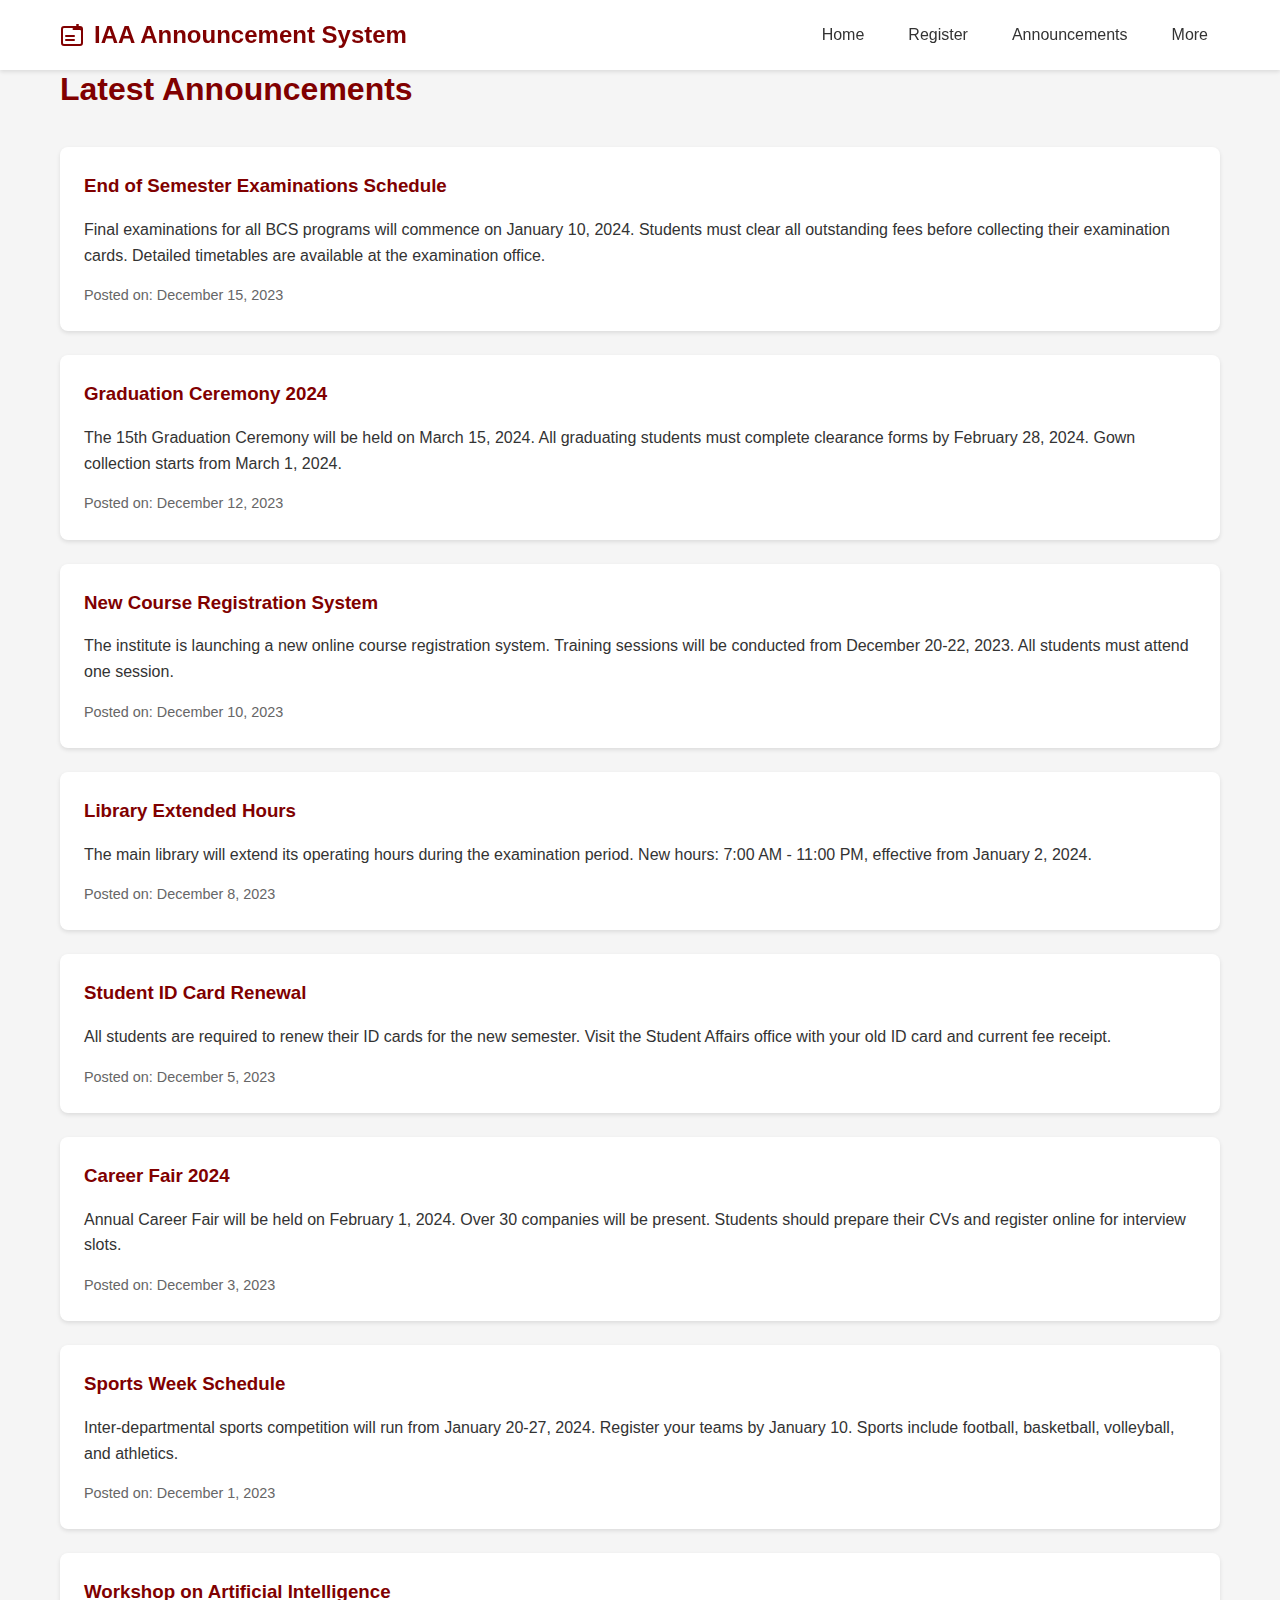
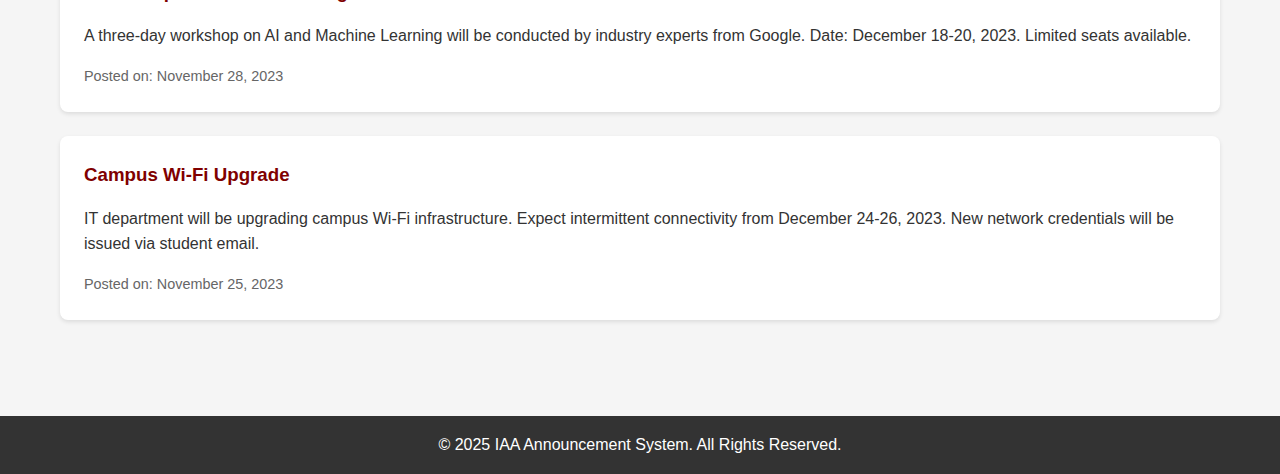
<file: announcements.html>
<!DOCTYPE html>
<html lang="en">
<head>
    <meta charset="UTF-8">
    <meta name="viewport" content="width=device-width, initial-scale=1.0">
    <title>IAA Announcement System</title>
    <link rel="stylesheet" href="style.css">
</head>
<body>
    <!-- Navigation Bar -->
    <nav class="navbar">
        <div class="container">
            <div class="logo">
                <svg xmlns="http://www.w3.org/2000/svg" width="24" height="24" viewBox="0 0 24 24" fill="none" stroke="currentColor" stroke-width="2" stroke-linecap="round" stroke-linejoin="round" class="logo-icon">
                    <path d="M22 9.5V8a2 2 0 0 0-2-2h-6.5"></path>
                    <path d="M6 17h8"></path>
                    <path d="M6 13h8"></path>
                    <path d="M18 2h-1"></path>
                    <path d="M2 6v14c0 1 1 2 2 2h16c1 0 2-1 2-2V6c0-1-1-2-2-2H4c-1 0-2 1-2 2Z"></path>
                </svg>
                <a href="#">IAA Announcement System</a>
            </div>
            <div class="menu-toggle">
                <div class="bar"></div>
                <div class="bar"></div>
                <div class="bar"></div>
            </div>
            <ul class="nav-links">
                <li><a href="index.html">Home</a></li>
                <li><a href="registration.html">Register</a></li>
                <li><a href="announcements.html">Announcements</a></li>
                <li class="dropdown">
                    <a href="#" class="dropbtn">More</a>
                    <div class="dropdown-content">
                        <a href="#about">About Us</a>
                        <a href="#info">Information</a>
                        <a href="#contact">Contact Us</a>
                    </div>
                </li>
            </ul>
        </div>
    </nav>
<body>
    <section id="announcements" class="section">
        <div class="container">
            <h2>Latest Announcements</h2>
            <div class="announcement-list">
                <div class="announcement">
                    <h3>End of Semester Examinations Schedule</h3>
                    <p>Final examinations for all BCS programs will commence on January 10, 2024. Students must clear all outstanding fees before collecting their examination cards. Detailed timetables are available at the examination office.</p>
                    <span class="date">Posted on: December 15, 2023</span>
                </div>
                <div class="announcement">
                    <h3>Graduation Ceremony 2024</h3>
                    <p>The 15th Graduation Ceremony will be held on March 15, 2024. All graduating students must complete clearance forms by February 28, 2024. Gown collection starts from March 1, 2024.</p>
                    <span class="date">Posted on: December 12, 2023</span>
                </div>
                <div class="announcement">
                    <h3>New Course Registration System</h3>
                    <p>The institute is launching a new online course registration system. Training sessions will be conducted from December 20-22, 2023. All students must attend one session.</p>
                    <span class="date">Posted on: December 10, 2023</span>
                </div>
                <div class="announcement">
                    <h3>Library Extended Hours</h3>
                    <p>The main library will extend its operating hours during the examination period. New hours: 7:00 AM - 11:00 PM, effective from January 2, 2024.</p>
                    <span class="date">Posted on: December 8, 2023</span>
                </div>
                <div class="announcement">
                    <h3>Student ID Card Renewal</h3>
                    <p>All students are required to renew their ID cards for the new semester. Visit the Student Affairs office with your old ID card and current fee receipt.</p>
                    <span class="date">Posted on: December 5, 2023</span>
                </div>
                <div class="announcement">
                    <h3>Career Fair 2024</h3>
                    <p>Annual Career Fair will be held on February 1, 2024. Over 30 companies will be present. Students should prepare their CVs and register online for interview slots.</p>
                    <span class="date">Posted on: December 3, 2023</span>
                </div>
                <div class="announcement">
                    <h3>Sports Week Schedule</h3>
                    <p>Inter-departmental sports competition will run from January 20-27, 2024. Register your teams by January 10. Sports include football, basketball, volleyball, and athletics.</p>
                    <span class="date">Posted on: December 1, 2023</span>
                </div>
                <div class="announcement">
                    <h3>Workshop on Artificial Intelligence</h3>
                    <p>A three-day workshop on AI and Machine Learning will be conducted by industry experts from Google. Date: December 18-20, 2023. Limited seats available.</p>
                    <span class="date">Posted on: November 28, 2023</span>
                </div>
                <div class="announcement">
                    <h3>Campus Wi-Fi Upgrade</h3>
                    <p>IT department will be upgrading campus Wi-Fi infrastructure. Expect intermittent connectivity from December 24-26, 2023. New network credentials will be issued via student email.</p>
                    <span class="date">Posted on: November 25, 2023</span>
                </div>
            </div>
        </div>
    </section>

<footer>
    <p>© 2025 IAA Announcement System. All Rights Reserved.</p>
</footer>

<script src="script.js"></script>
</body>
</html>
</file>
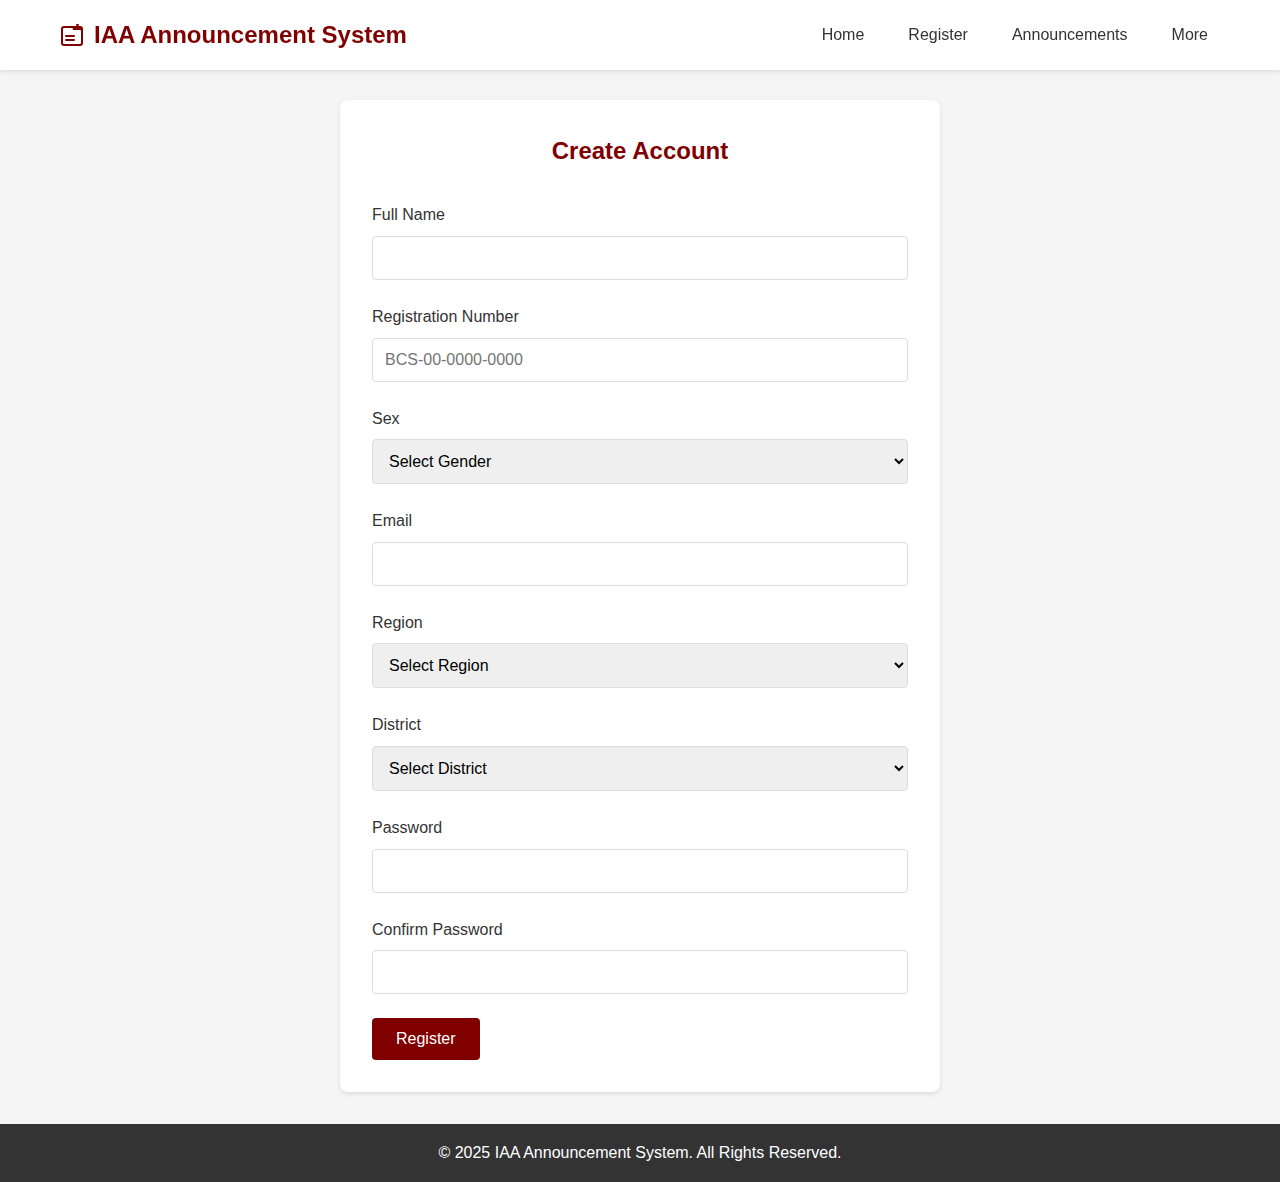
<file: registration.html>
<!DOCTYPE html>
<html lang="en">
<head>
    <meta charset="UTF-8">
    <meta name="viewport" content="width=device-width, initial-scale=1.0">
    <title>Registration - IAA Announcement System</title>
    <link rel="stylesheet" href="style.css">
</head>
<body>
    <!-- Navigation Bar -->
    <nav class="navbar">
        <div class="container">
            <div class="logo">
                <svg xmlns="http://www.w3.org/2000/svg" width="24" height="24" viewBox="0 0 24 24" fill="none" stroke="currentColor" stroke-width="2" stroke-linecap="round" stroke-linejoin="round" class="logo-icon">
                    <path d="M22 9.5V8a2 2 0 0 0-2-2h-6.5"></path>
                    <path d="M6 17h8"></path>
                    <path d="M6 13h8"></path>
                    <path d="M18 2h-1"></path>
                    <path d="M2 6v14c0 1 1 2 2 2h16c1 0 2-1 2-2V6c0-1-1-2-2-2H4c-1 0-2 1-2 2Z"></path>
                </svg>
                <a href="index.html">IAA Announcement System</a>
            </div>
            <div class="menu-toggle">
                <div class="bar"></div>
                <div class="bar"></div>
                <div class="bar"></div>
            </div>
            <ul class="nav-links">
                <li><a href="index.html">Home</a></li>
                <li><a href="registration.html">Register</a></li>
                <li><a href="index.html#announcements">Announcements</a></li>
                <li class="dropdown">
                    <a href="#" class="dropbtn">More</a>
                    <div class="dropdown-content">
                        <a href="index.html#about">About Us</a>
                        <a href="index.html#info">Information</a>
                        <a href="index.html#contact">Contact Us</a>
                    </div>
                </li>
            </ul>
        </div>
    </nav>

    <main>
        <div class="registration-container">
            <h2>Create Account</h2>
            <form id="registrationForm" class="registration-form" action="register.php" method="POST">
                <div class="form-group">
                    <label for="fullName">Full Name</label>
                    <input type="text" id="fullName" name="full_name" required>
                    <span class="error-message" id="nameError"></span>
                </div>
                <div class="form-group">
                    <label for="regNumber">Registration Number</label>
                    <input type="text" id="regNumber" name="reg_number" placeholder="BCS-00-0000-0000" required>
                    <span class="error-message" id="regError"></span>
                </div>
                <div class="form-group">
                    <label for="sex">Sex</label>
                    <select id="sex" name="sex" required>
                        <option value="">Select Gender</option>
                        <option value="male">Male</option>
                        <option value="female">Female</option>
                        <option value="other">Other</option>
                    </select>
                </div>
                <div class="form-group">
                    <label for="email">Email</label>
                    <input type="email" id="email" name="email" required>
                    <span class="error-message" id="emailError"></span>
                </div>
                <div class="form-group">
                    <label for="region">Region</label>
                    <select id="region" name="region" required>
                        <option value="">Select Region</option>
                    </select>
                </div>
                <div class="form-group">
                    <label for="district">District</label>
                    <select id="district" name="district" required>
                        <option value="">Select District</option>
                    </select>
                </div>
                <div class="form-group">
                    <label for="password">Password</label>
                    <input type="password" id="password" name="password" required>
                    <span class="error-message" id="passwordError"></span>
                </div>
                <div class="form-group">
                    <label for="confirmPassword">Confirm Password</label>
                    <input type="password" id="confirmPassword" name="confirm_password" required>
                    <span class="error-message" id="confirmPasswordError"></span>
                </div>
                <div class="form-group">
                    <span class="error-message" id="submitError"></span>
                </div>
                <button type="submit" class="submit-btn">Register</button>
            </form>
        </div>
    </main>

    <!-- Success Modal -->
    <div id="successModal" class="modal">
        <div class="modal-content">
            <h3>Registration Successful!</h3>
            <p>Welcome to IAA Announcement System</p>
            <button class="modal-btn" onclick="redirectToHome()">Continue to Home</button>
        </div>
    </div>

    <footer>
        <p>© 2025 IAA Announcement System. All Rights Reserved.</p>
    </footer>

    <script src="script.js"></script>
</body>
</html>
</file>
<file: style.css>
/* Reset and base styles */
* {
    margin: 0;
    padding: 0;
    box-sizing: border-box;
}

body {
    font-family: 'Segoe UI', Tahoma, Geneva, Verdana, sans-serif;
    line-height: 1.6;
    color: #333;
    background-color: #f5f5f5;
}

.container {
    max-width: 1200px;
    margin: 0 auto;
    padding: 0 20px;
}

/* Navigation */
.navbar {
    background-color: #fff;
    box-shadow: 0 2px 4px rgba(0, 0, 0, 0.1);
    position: fixed;
    width: 100%;
    top: 0;
    z-index: 1000;
}

.navbar .container {
    display: flex;
    justify-content: space-between;
    align-items: center;
    height: 70px;
}

.logo {
    display: flex;
    align-items: center;
    gap: 10px;
}

.logo-icon {
    color: #800000;
}

.logo a {
    color: #800000;
    text-decoration: none;
    font-size: 1.5rem;
    font-weight: bold;
}

.nav-links {
    display: flex;
    gap: 20px;
    list-style: none;
}

.nav-links a {
    color: #333;
    text-decoration: none;
    font-weight: 500;
    padding: 8px 12px;
    transition: color 0.3s;
}

.nav-links a:hover {
    color: #800000;
}

/* Dropdown */
.dropdown {
    position: relative;
}

.dropdown-content {
    display: none;
    position: absolute;
    background-color: #fff;
    min-width: 160px;
    box-shadow: 0 8px 16px rgba(0, 0, 0, 0.1);
    border-radius: 4px;
    z-index: 1;
}

.dropdown-content a {
    display: block;
    padding: 12px 16px;
}

.dropdown:hover .dropdown-content {
    display: block;
}

/* Image Slider */
.slider {
    margin-top: 70px;
    position: relative;
    height: 500px;
    overflow: hidden;
}

.slides {
    height: 100%;
    position: relative;
}

.slide {
    position: absolute;
    top: 0;
    left: 0;
    width: 100%;
    height: 100%;
    opacity: 0;
    transition: opacity 0.5s ease-in-out;
}

.slide.active {
    opacity: 1;
}

.slide img {
    width: 100%;
    height: 100%;
    object-fit: cover;
}

.slide-content {
    position: absolute;
    top: 50%;
    left: 50%;
    transform: translate(-50%, -50%);
    text-align: center;
    color: #fff;
    z-index: 1;
}

.slide-content h1 {
    font-size: 2.5rem;
    margin-bottom: 1rem;
    text-shadow: 2px 2px 4px rgba(0, 0, 0, 0.5);
}

.slide-content p {
    font-size: 1.2rem;
    margin-bottom: 2rem;
    text-shadow: 1px 1px 2px rgba(0, 0, 0, 0.5);
}

.slider-btn {
    position: absolute;
    top: 50%;
    transform: translateY(-50%);
    background: rgba(0, 0, 0, 0.5);
    color: #fff;
    padding: 1rem;
    cursor: pointer;
    border: none;
    font-size: 1.5rem;
}

.prev {
    left: 1rem;
}

.next {
    right: 1rem;
}

.dots {
    position: absolute;
    bottom: 1rem;
    left: 50%;
    transform: translateX(-50%);
    display: flex;
    gap: 0.5rem;
}

.dot {
    width: 10px;
    height: 10px;
    background: rgba(255, 255, 255, 0.5);
    border-radius: 50%;
    cursor: pointer;
}

.dot.active {
    background: #fff;
}

/* Sections */
.section {
    padding: 4rem 0;
}

.section h2 {
    font-size: 2rem;
    margin-bottom: 2rem;
    color: #800000;
}

/* Announcements */
.announcement-list {
    display: grid;
    gap: 1.5rem;
}

.announcement {
    background: #fff;
    padding: 1.5rem;
    border-radius: 8px;
    box-shadow: 0 2px 4px rgba(0, 0, 0, 0.1);
}

.announcement h3 {
    color: #800000;
    margin-bottom: 1rem;
}

.date {
    color: #666;
    font-size: 0.9rem;
    display: block;
    margin-top: 1rem;
}

/* Forms */
.form-group {
    margin-bottom: 1.5rem;
}

.form-group label {
    display: block;
    margin-bottom: 0.5rem;
    font-weight: 500;
}

.form-group input,
.form-group select,
.form-group textarea {
    width: 100%;
    padding: 0.75rem;
    border: 1px solid #ddd;
    border-radius: 4px;
    font-size: 1rem;
}

.form-group textarea {
    resize: vertical;
    min-height: 100px;
}

.error-message {
    color: #dc3545;
    font-size: 0.875rem;
    margin-top: 0.25rem;
}

/* Registration specific styles */
.registration-container {
    max-width: 600px;
    margin: 100px auto 2rem;
    padding: 2rem;
    background: #fff;
    border-radius: 8px;
    box-shadow: 0 2px 4px rgba(0, 0, 0, 0.1);
}

.registration-container h2 {
    color: #800000;
    margin-bottom: 2rem;
    text-align: center;
}

/* Buttons */
.submit-btn,
.cta-button {
    background: #800000;
    color: #fff;
    padding: 0.75rem 1.5rem;
    border: none;
    border-radius: 4px;
    cursor: pointer;
    font-size: 1rem;
    font-weight: 500;
    transition: background-color 0.3s;
    text-decoration: none;
    display: inline-block;
}

.submit-btn:hover,
.cta-button:hover {
    background: #600000;
}

/* Footer */
footer {
    background: #333;
    color: #fff;
    text-align: center;
    padding: 1rem;
    margin-top: 2rem;
}

/* Mobile menu toggle */
.menu-toggle {
    display: none;
    flex-direction: column;
    gap: 6px;
    cursor: pointer;
}

.bar {
    width: 25px;
    height: 3px;
    background: #333;
    transition: 0.3s;
}

/* Responsive design */
@media (max-width: 768px) {
    .menu-toggle {
        display: flex;
    }

    .nav-links {
        display: none;
        position: absolute;
        top: 70px;
        left: 0;
        right: 0;
        background: #fff;
        flex-direction: column;
        padding: 1rem;
        box-shadow: 0 2px 4px rgba(0, 0, 0, 0.1);
    }

    .nav-links.active {
        display: flex;
    }

    .dropdown-content {
        position: static;
        box-shadow: none;
        padding-left: 1rem;
    }

    .slider {
        height: 300px;
    }

    .slide-content h1 {
        font-size: 1.8rem;
    }

    .slide-content p {
        font-size: 1rem;
    }
}


/* Add this to your existing styles.css */

/* Form submission feedback */
#submitError {
    color: #dc3545;
    font-size: 0.875rem;
    margin-top: 0.25rem;
    text-align: center;
    display: block;
}

/* Form submission loading state */
.submit-btn:disabled {
    background-color: #999;
    cursor: not-allowed;
}

/* Success message styling */
.success-message {
    color: #28a745;
    font-size: 0.875rem;
    margin-top: 0.25rem;
    text-align: center;
    display: block;
}



/* Add these styles to your existing styles.css */

/* Modal styles */
.modal {
    display: none;
    position: fixed;
    top: 0;
    left: 0;
    width: 100%;
    height: 100%;
    background-color: rgba(0, 0, 0, 0.5);
    z-index: 1000;
    opacity: 0;
    transition: opacity 0.3s ease-in-out;
}

.modal.show {
    display: flex;
    opacity: 1;
}

.modal-content {
    background-color: white;
    padding: 2rem;
    border-radius: 8px;
    max-width: 400px;
    width: 90%;
    margin: auto;
    text-align: center;
    position: relative;
    transform: translateY(-20px);
    transition: transform 0.3s ease-in-out;
}

.modal.show .modal-content {
    transform: translateY(0);
}

.modal h3 {
    color: #800000;
    margin-bottom: 1rem;
}

.modal p {
    margin-bottom: 1.5rem;
    color: #666;
}

.modal-btn {
    background: #800000;
    color: white;
    padding: 0.75rem 1.5rem;
    border: none;
    border-radius: 4px;
    cursor: pointer;
    font-size: 1rem;
    transition: background-color 0.3s;
}

.modal-btn:hover {
    background: #600000;
}
</file>
